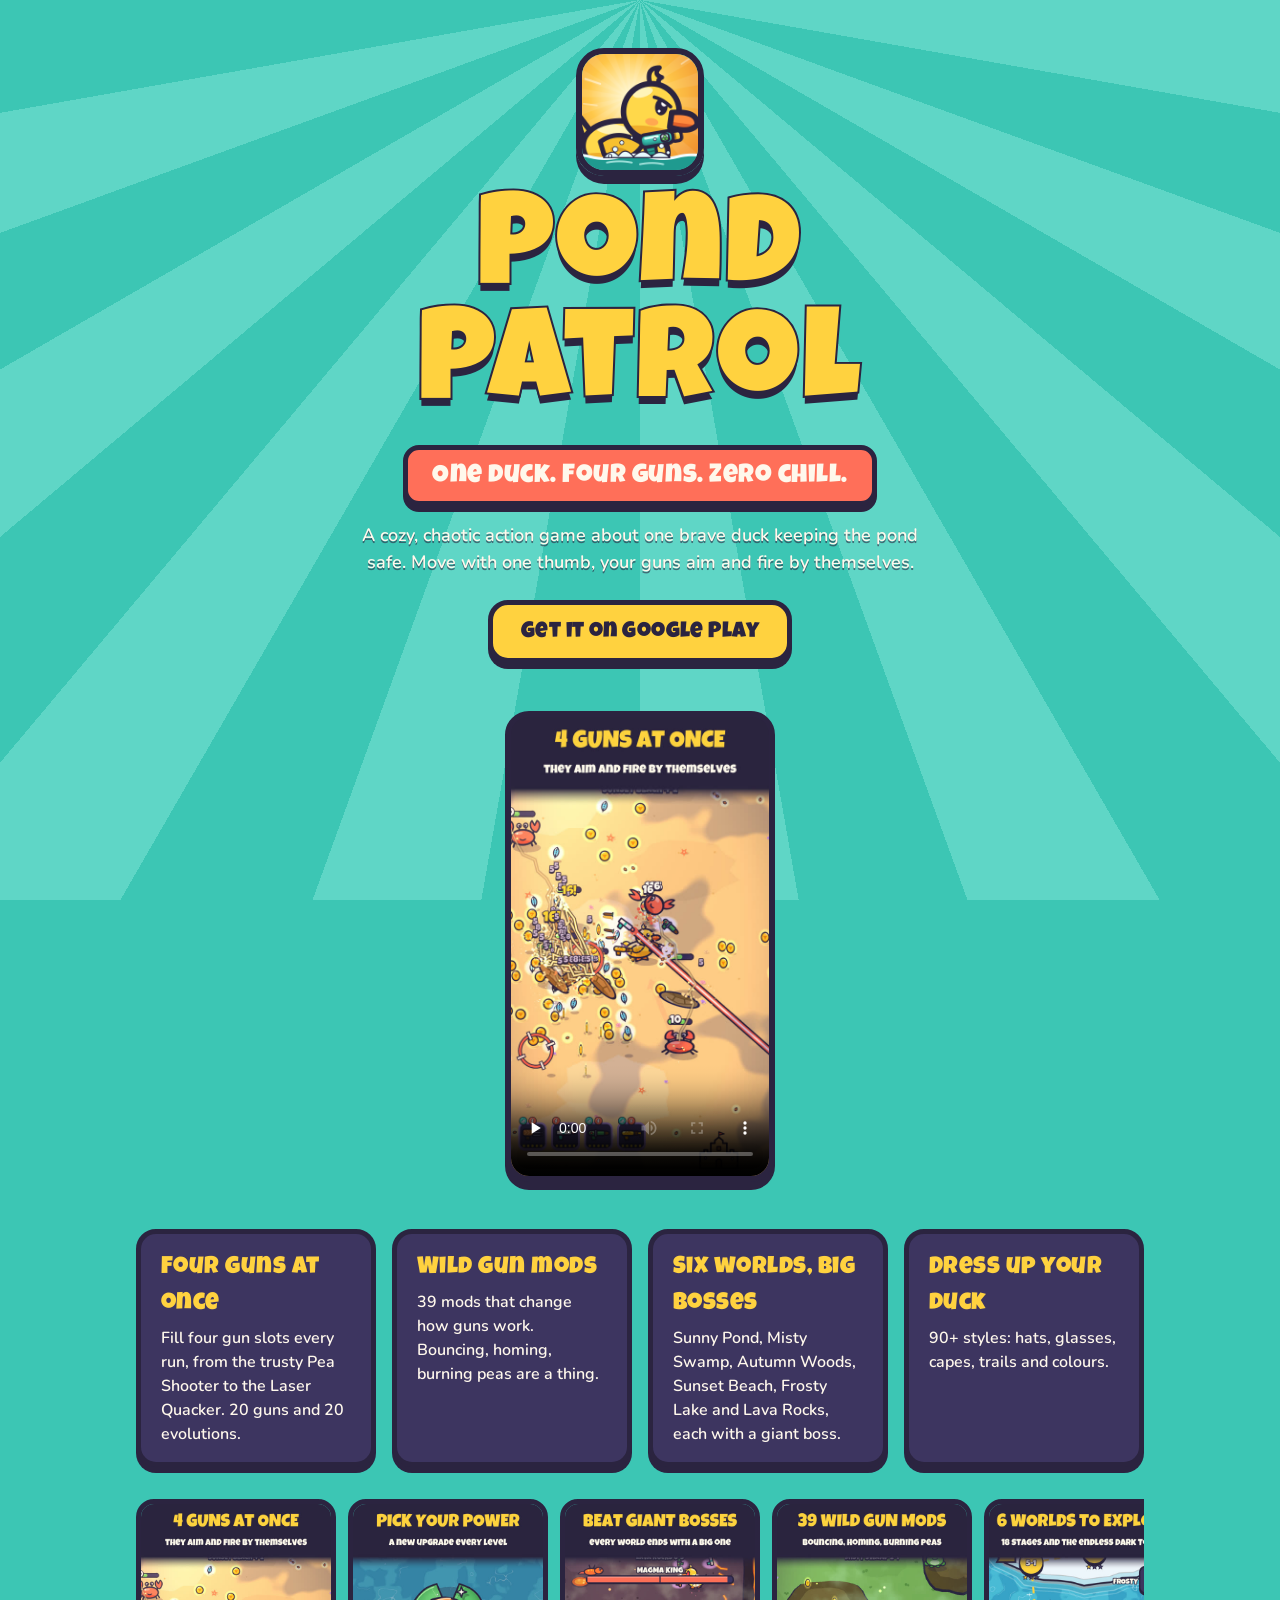
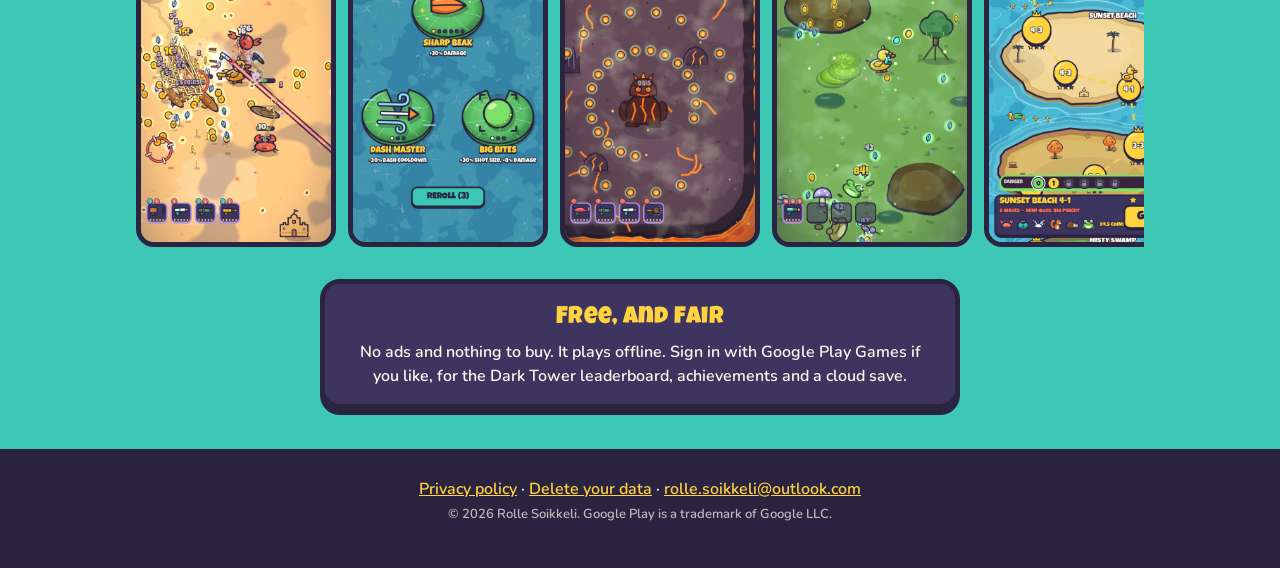
<file: index.html>
<!doctype html>
<html lang="en">
<head>
<meta charset="utf-8">
<meta name="viewport" content="width=device-width, initial-scale=1">
<title>Pond Patrol</title>
<meta name="description" content="Pond Patrol: a cozy, chaotic duck action game for Android. Four auto-firing guns, wild mods, six worlds and big bosses.">
<meta property="og:title" content="Pond Patrol">
<meta property="og:description" content="One duck. Four guns. Zero chill. A cozy, chaotic action game for Android.">
<meta property="og:image" content="img/hero.jpg">
<link rel="icon" href="img/icon.png">
<link rel="preconnect" href="https://fonts.googleapis.com">
<link rel="preconnect" href="https://fonts.gstatic.com" crossorigin>
<link href="https://fonts.googleapis.com/css2?family=Luckiest+Guy&family=Nunito:wght@600;800&display=swap" rel="stylesheet">
<link rel="stylesheet" href="style.css">
</head>
<body>
<header class="hero">
  <img class="icon" src="img/icon.png" alt="Pond Patrol app icon: a yellow duck on the water" width="128" height="128">
  <h1 class="logo">Pond<br>Patrol</h1>
  <p class="ribbon">One duck. Four guns. Zero chill.</p>
  <p class="lead">A cozy, chaotic action game about one brave duck keeping the pond safe. Move with one thumb, your guns aim and fire by themselves.</p>
  <a class="soon" href="https://play.google.com/store/apps/details?id=com.pondpatrol.game">Get it on Google Play</a>
</header>

<main>
  <section class="trailer">
    <video src="img/teaser.mp4" poster="img/shot1.jpg" controls playsinline preload="none" width="270" height="480"></video>
  </section>

  <section class="features">
    <div class="feature"><h2>Four guns at once</h2><p>Fill four gun slots every run, from the trusty Pea Shooter to the Laser Quacker. 20 guns and 20 evolutions.</p></div>
    <div class="feature"><h2>Wild gun mods</h2><p>39 mods that change how guns work. Bouncing, homing, burning peas are a thing.</p></div>
    <div class="feature"><h2>Six worlds, big bosses</h2><p>Sunny Pond, Misty Swamp, Autumn Woods, Sunset Beach, Frosty Lake and Lava Rocks, each with a giant boss.</p></div>
    <div class="feature"><h2>Dress up your duck</h2><p>90+ styles: hats, glasses, capes, trails and colours.</p></div>
  </section>

  <section class="shots" aria-label="Screenshots">
    <img src="img/shot1.jpg" alt="Four guns firing at once on Sunset Beach" loading="lazy">
    <img src="img/shot2.jpg" alt="Picking a power-up on lily pads after a level-up" loading="lazy">
    <img src="img/shot3.jpg" alt="Fighting the Magma King" loading="lazy">
    <img src="img/shot4.jpg" alt="Bouncing, homing, burning peas" loading="lazy">
    <img src="img/shot5.jpg" alt="The world map" loading="lazy">
    <img src="img/shot6.jpg" alt="Upgrading guns in the workshop" loading="lazy">
    <img src="img/shot7.jpg" alt="The wardrobe, with a golden duck in a crown" loading="lazy">
    <img src="img/shot8.jpg" alt="The Dark Tower" loading="lazy">
  </section>

  <section class="fair">
    <h2>Free, and fair</h2>
    <p>No ads and nothing to buy. It plays offline. Sign in with Google Play Games if you like, for the Dark Tower leaderboard, achievements and a cloud save.</p>
  </section>
</main>

<footer>
  <p><a href="privacy.html">Privacy policy</a> &middot; <a href="delete-data.html">Delete your data</a> &middot; <a href="mailto:rolle.soikkeli@outlook.com">rolle.soikkeli@outlook.com</a></p>
  <p class="small">&copy; 2026 Rolle Soikkeli. Google Play is a trademark of Google LLC.</p>
</footer>
</body>
</html>
</file>
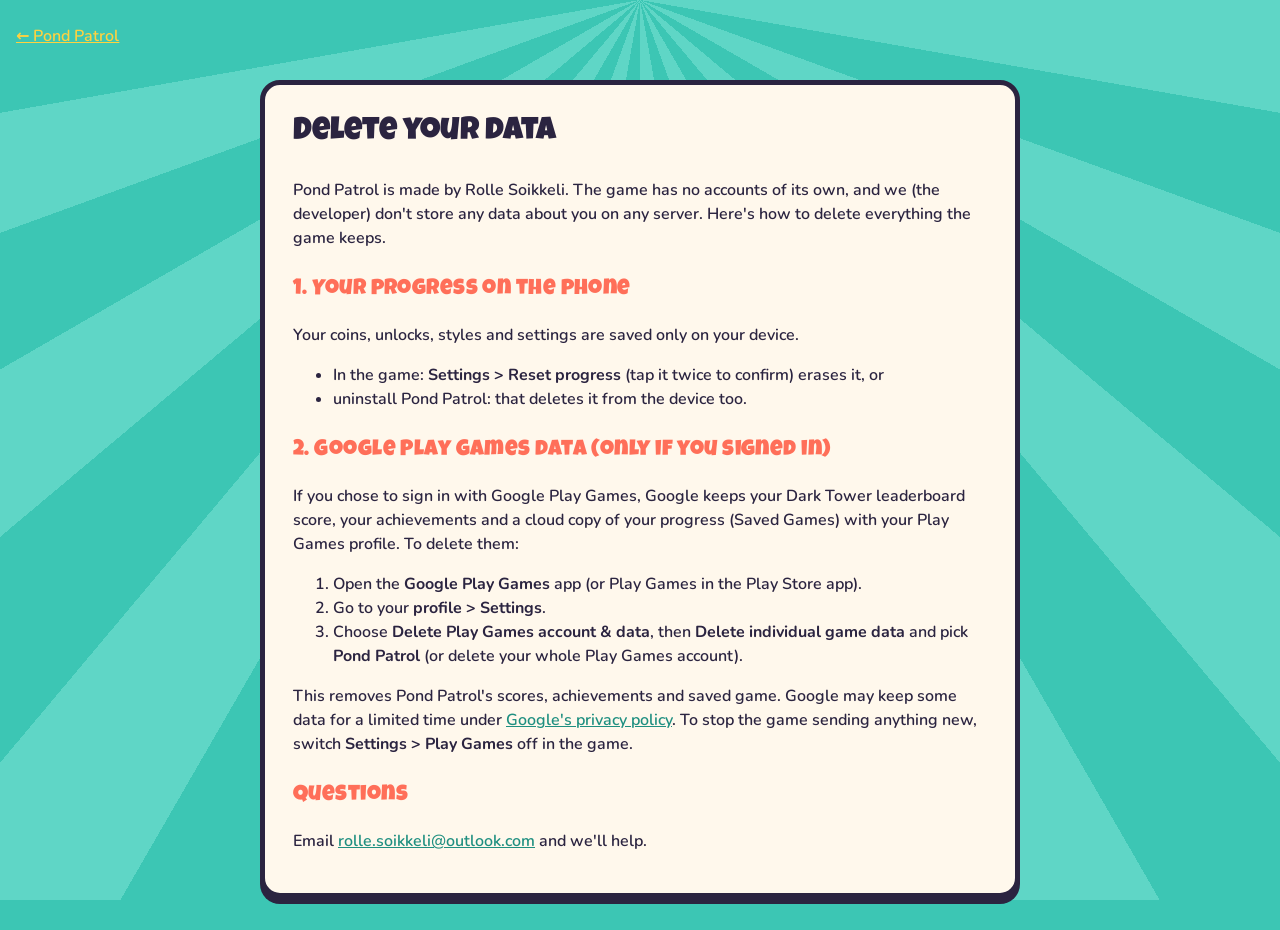
<file: delete-data.html>
<!doctype html>
<html lang="en">
<head>
<meta charset="utf-8">
<meta name="viewport" content="width=device-width, initial-scale=1">
<title>Pond Patrol: Delete Your Data</title>
<link rel="icon" href="img/icon.png">
<link rel="preconnect" href="https://fonts.googleapis.com">
<link rel="preconnect" href="https://fonts.gstatic.com" crossorigin>
<link href="https://fonts.googleapis.com/css2?family=Luckiest+Guy&family=Nunito:wght@600;800&display=swap" rel="stylesheet">
<link rel="stylesheet" href="style.css">
</head>
<body>
<a class="back" href="index.html">&larr; Pond Patrol</a>
<main class="doc">
<h1>Delete your data</h1>
<p>Pond Patrol is made by Rolle Soikkeli. The game has no accounts of its own, and we (the developer) don't store any data about you on any server. Here's how to delete everything the game keeps.</p>

<h2>1. Your progress on the phone</h2>
<p>Your coins, unlocks, styles and settings are saved only on your device.</p>
<ul>
<li>In the game: <strong>Settings &gt; Reset progress</strong> (tap it twice to confirm) erases it, or</li>
<li>uninstall Pond Patrol: that deletes it from the device too.</li>
</ul>

<h2>2. Google Play Games data (only if you signed in)</h2>
<p>If you chose to sign in with Google Play Games, Google keeps your Dark Tower leaderboard score, your achievements and a cloud copy of your progress (Saved Games) with your Play Games profile. To delete them:</p>
<ol>
<li>Open the <strong>Google Play Games</strong> app (or Play Games in the Play Store app).</li>
<li>Go to your <strong>profile &gt; Settings</strong>.</li>
<li>Choose <strong>Delete Play Games account &amp; data</strong>, then <strong>Delete individual game data</strong> and pick <strong>Pond Patrol</strong> (or delete your whole Play Games account).</li>
</ol>
<p>This removes Pond Patrol's scores, achievements and saved game. Google may keep some data for a limited time under <a href="https://policies.google.com/privacy">Google's privacy policy</a>. To stop the game sending anything new, switch <strong>Settings &gt; Play Games</strong> off in the game.</p>

<h2>Questions</h2>
<p>Email <a href="mailto:rolle.soikkeli@outlook.com">rolle.soikkeli@outlook.com</a> and we'll help.</p>
</main>
</body>
</html>
</file>
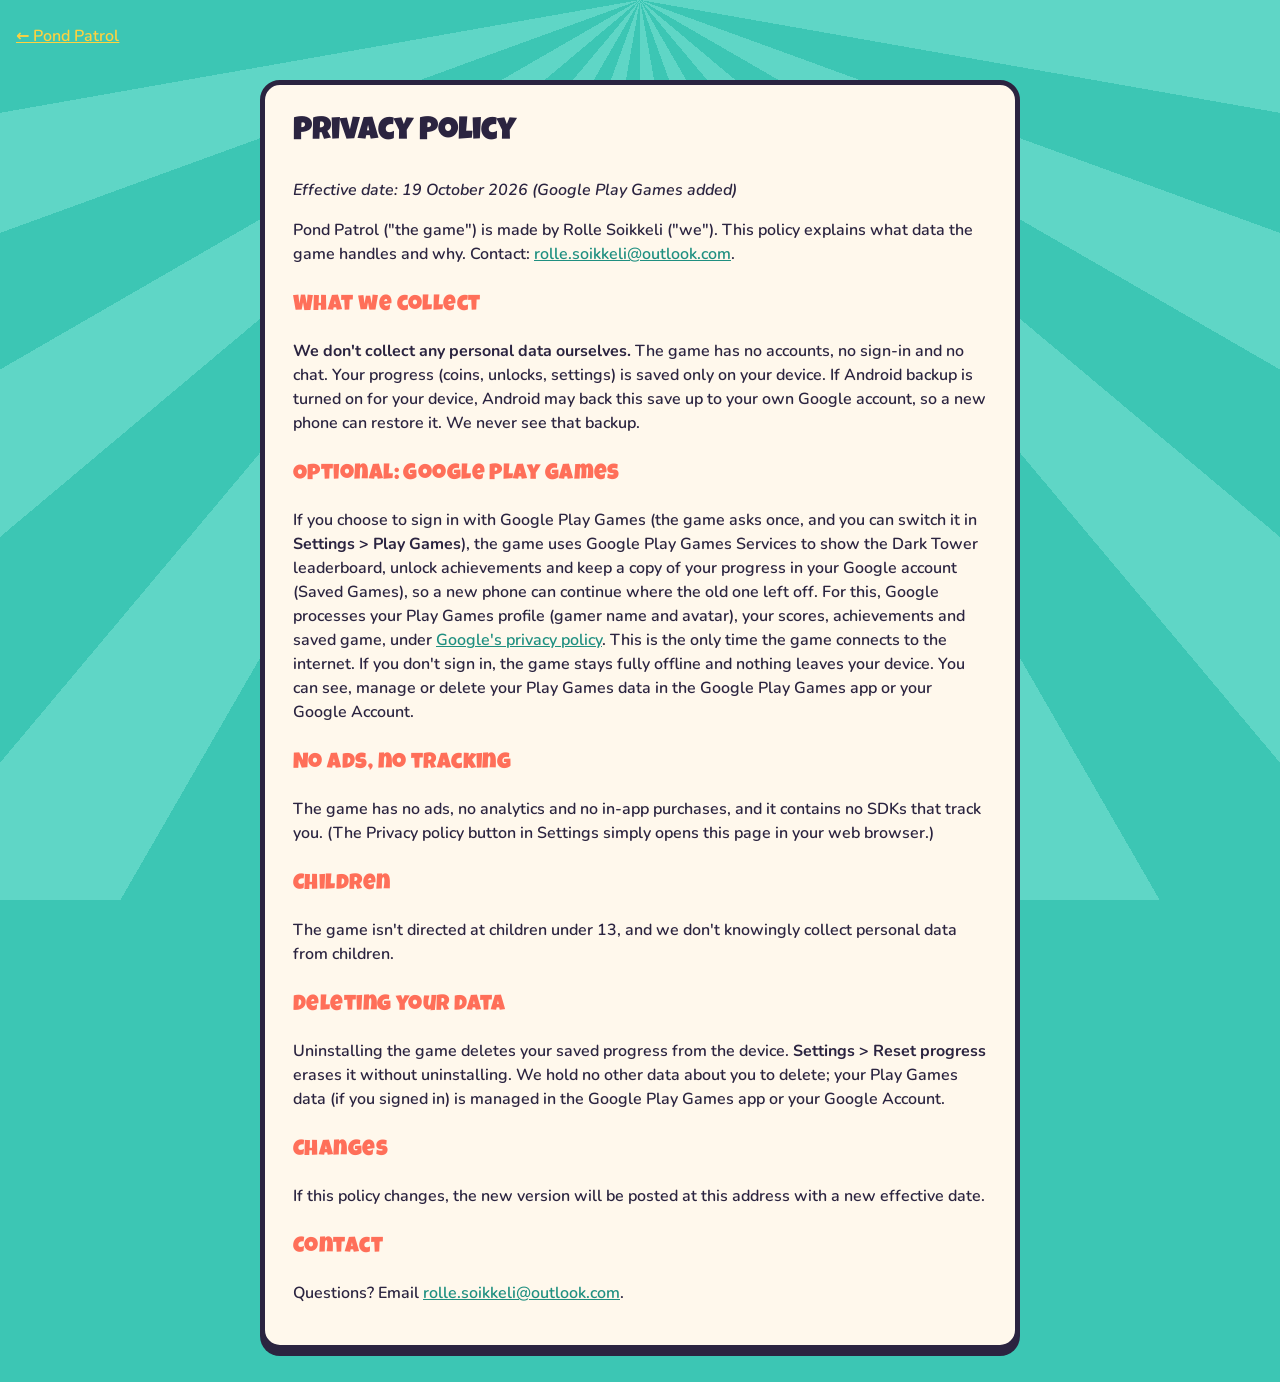
<file: privacy.html>
<!doctype html>
<html lang="en">
<head>
<meta charset="utf-8">
<meta name="viewport" content="width=device-width, initial-scale=1">
<title>Pond Patrol Privacy Policy</title>
<link rel="icon" href="img/icon.png">
<link rel="preconnect" href="https://fonts.googleapis.com">
<link rel="preconnect" href="https://fonts.gstatic.com" crossorigin>
<link href="https://fonts.googleapis.com/css2?family=Luckiest+Guy&family=Nunito:wght@600;800&display=swap" rel="stylesheet">
<link rel="stylesheet" href="style.css">
</head>
<body>
<a class="back" href="index.html">&larr; Pond Patrol</a>
<main class="doc">
<h1>Privacy Policy</h1>
<p><em>Effective date: 19 October 2026 (Google Play Games added)</em></p>
<p>Pond Patrol ("the game") is made by Rolle Soikkeli ("we"). This policy explains what data the game handles and why. Contact: <a href="mailto:rolle.soikkeli@outlook.com">rolle.soikkeli@outlook.com</a>.</p>

<h2>What we collect</h2>
<p><strong>We don't collect any personal data ourselves.</strong> The game has no accounts, no sign-in and no chat. Your progress (coins, unlocks, settings) is saved only on your device. If Android backup is turned on for your device, Android may back this save up to your own Google account, so a new phone can restore it. We never see that backup.</p>

<h2>Optional: Google Play Games</h2>
<p>If you choose to sign in with Google Play Games (the game asks once, and you can switch it in <strong>Settings &gt; Play Games</strong>), the game uses Google Play Games Services to show the Dark Tower leaderboard, unlock achievements and keep a copy of your progress in your Google account (Saved Games), so a new phone can continue where the old one left off. For this, Google processes your Play Games profile (gamer name and avatar), your scores, achievements and saved game, under <a href="https://policies.google.com/privacy">Google's privacy policy</a>. This is the only time the game connects to the internet. If you don't sign in, the game stays fully offline and nothing leaves your device. You can see, manage or delete your Play Games data in the Google Play Games app or your Google Account.</p>

<h2>No ads, no tracking</h2>
<p>The game has no ads, no analytics and no in-app purchases, and it contains no SDKs that track you. (The Privacy policy button in Settings simply opens this page in your web browser.)</p>

<h2>Children</h2>
<p>The game isn't directed at children under 13, and we don't knowingly collect personal data from children.</p>

<h2>Deleting your data</h2>
<p>Uninstalling the game deletes your saved progress from the device. <strong>Settings &gt; Reset progress</strong> erases it without uninstalling. We hold no other data about you to delete; your Play Games data (if you signed in) is managed in the Google Play Games app or your Google Account.</p>

<h2>Changes</h2>
<p>If this policy changes, the new version will be posted at this address with a new effective date.</p>

<h2>Contact</h2>
<p>Questions? Email <a href="mailto:rolle.soikkeli@outlook.com">rolle.soikkeli@outlook.com</a>.</p>
</main>
</body>
</html>
</file>
<file: style.css>
:root {
  --ink: #2b2440;
  --ink-soft: #3d3560;
  --teal: #3cc6b4;
  --teal-light: #5fd6c6;
  --sun: #ffd23f;
  --coral: #ff6f59;
  --paper: #fff8ec;
}

* { box-sizing: border-box; }

body {
  margin: 0;
  font-family: "Nunito", system-ui, sans-serif;
  font-weight: 600;
  color: var(--paper);
  background: var(--teal);
  background-image: repeating-conic-gradient(from 0deg at 50% 0%, var(--teal) 0deg 10deg, var(--teal-light) 10deg 20deg);
  background-attachment: fixed;
  line-height: 1.5;
}

a { color: var(--sun); }

.hero {
  text-align: center;
  padding: 48px 16px 24px;
}

.icon {
  border-radius: 28px;
  border: 6px solid var(--ink);
  box-shadow: 0 8px 0 var(--ink);
}

.logo, h2, .ribbon, .soon {
  font-family: "Luckiest Guy", "Nunito", sans-serif;
  font-weight: 400;
  letter-spacing: 0.02em;
}

.logo {
  margin: 16px 0 8px;
  font-size: clamp(64px, 16vw, 128px);
  line-height: 0.9;
  color: var(--sun);
  -webkit-text-stroke: 4px var(--ink);
  paint-order: stroke fill;
  text-shadow: 0 8px 0 var(--ink);
}

.ribbon {
  display: inline-block;
  margin: 8px 0 16px;
  padding: 8px 24px 4px;
  background: var(--coral);
  border: 5px solid var(--ink);
  border-radius: 16px;
  box-shadow: 0 6px 0 var(--ink);
  font-size: clamp(18px, 4.5vw, 26px);
}

.lead {
  max-width: 560px;
  margin: 0 auto;
  font-size: 18px;
  text-shadow: 0 2px 0 rgba(43, 36, 64, 0.6);
}

.soon {
  display: inline-block;
  margin-top: 24px;
  padding: 12px 28px 8px;
  background: var(--sun);
  color: var(--ink);
  border: 5px solid var(--ink);
  border-radius: 20px;
  box-shadow: 0 6px 0 var(--ink);
  font-size: 22px;
}

main {
  max-width: 1040px;
  margin: 0 auto;
  padding: 0 16px;
}

.trailer {
  text-align: center;
  margin: 24px 0 40px;
}

.trailer video {
  width: 270px;
  max-width: 100%;
  height: auto;
  border: 6px solid var(--ink);
  border-radius: 24px;
  box-shadow: 0 8px 0 var(--ink);
  background: var(--ink);
}

.features {
  display: grid;
  grid-template-columns: repeat(auto-fit, minmax(220px, 1fr));
  gap: 16px;
}

.feature, .fair {
  background: var(--ink-soft);
  border: 5px solid var(--ink);
  border-radius: 20px;
  box-shadow: 0 6px 0 var(--ink);
  padding: 16px 20px;
}

h2 {
  margin: 0 0 4px;
  color: var(--sun);
  font-size: 24px;
}

.feature p, .fair p { margin: 0; }

.shots {
  display: flex;
  gap: 12px;
  overflow-x: auto;
  padding: 32px 0 24px;
  scroll-snap-type: x mandatory;
}

.shots img {
  flex: 0 0 auto;
  width: 200px;
  height: auto;
  border: 5px solid var(--ink);
  border-radius: 18px;
  scroll-snap-align: start;
}

.fair {
  text-align: center;
  margin: 8px auto 40px;
  max-width: 640px;
}

footer {
  text-align: center;
  padding: 24px 16px 40px;
  background: var(--ink);
}

footer p { margin: 4px 0; }

.small { font-size: 13px; opacity: 0.7; }

/* the privacy policy page */
.doc {
  max-width: 760px;
  margin: 32px auto;
  padding: 24px 28px;
  background: var(--paper);
  color: var(--ink);
  border: 5px solid var(--ink);
  border-radius: 20px;
  box-shadow: 0 6px 0 var(--ink);
}

.doc h1 {
  font-family: "Luckiest Guy", sans-serif;
  font-weight: 400;
  color: var(--ink);
  margin-top: 0;
}

.doc h2 { color: var(--coral); font-size: 22px; margin-top: 24px; }
.doc a { color: #1f8f80; }
.back { display: inline-block; margin: 24px 0 0 16px; }

a.soon {
  text-decoration: none;
  transition: transform 0.1s;
}
a.soon:hover { transform: translateY(-2px); }
a.soon:active { transform: translateY(3px); box-shadow: 0 3px 0 var(--ink); }
</file>
